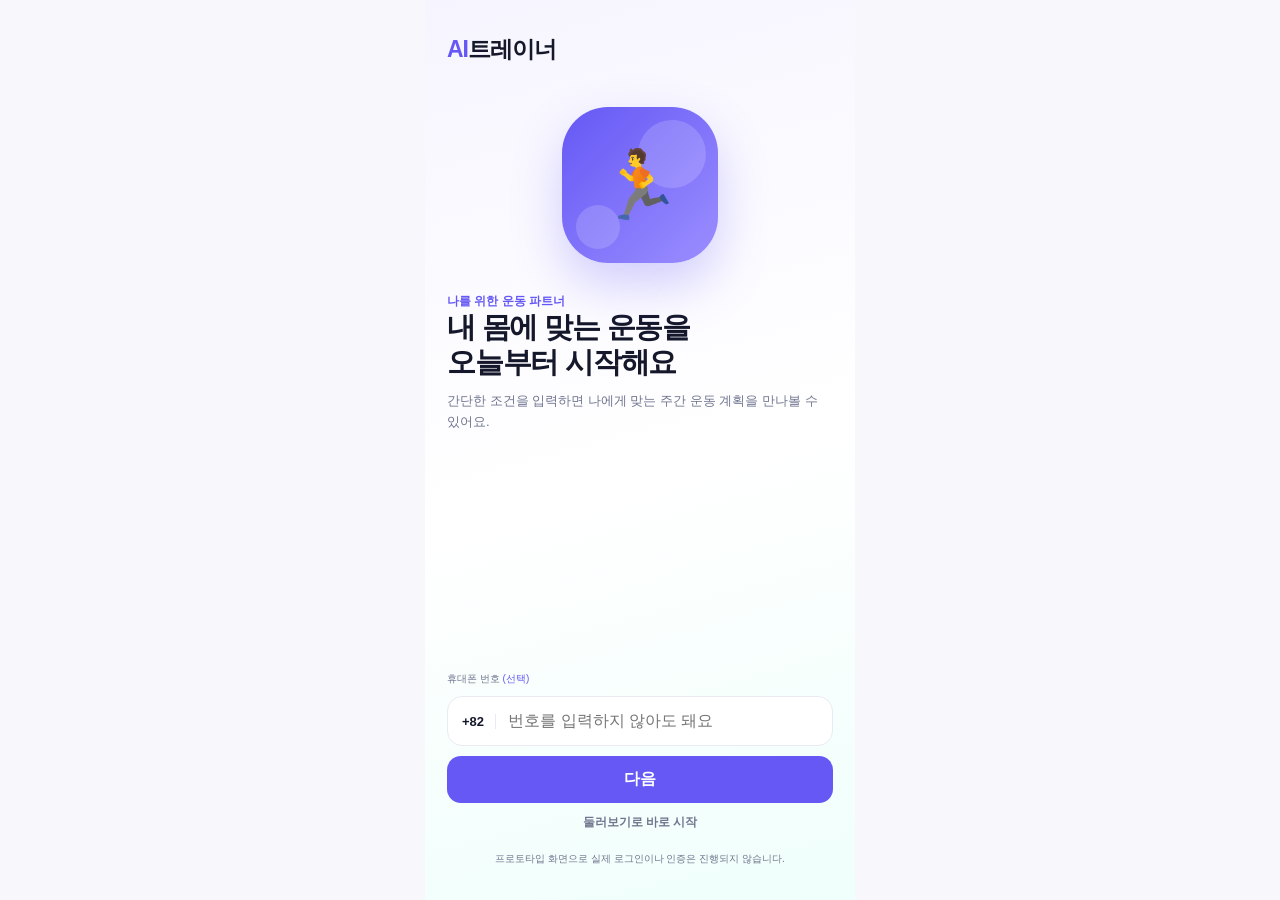
<file: versions/v0.1/index.html>
<!doctype html>
<html lang="ko">
<head>
  <meta charset="utf-8"><meta name="viewport" content="width=device-width,initial-scale=1,viewport-fit=cover">
  <meta name="theme-color" content="#f7f8ff"><title>AI트레이너</title>
  <link rel="stylesheet" href="css/style.css">
</head>
<body><main class="shell">
  <section id="loginScreen" class="login-screen" aria-label="로그인"><div class="login-brand"><b>AI</b>트레이너</div><div class="login-visual"><span>🏃</span></div><div class="login-copy"><span class="eyebrow">나를 위한 운동 파트너</span><h1>내 몸에 맞는 운동을<br>오늘부터 시작해요</h1><p>간단한 조건을 입력하면 나에게 맞는 주간 운동 계획을 만나볼 수 있어요.</p></div><div class="login-form"><label class="tiny" for="loginPhone">휴대폰 번호 <span style="color:var(--brand)">(선택)</span></label><div class="phone-field"><span>+82</span><input id="loginPhone" type="tel" inputmode="numeric" placeholder="번호를 입력하지 않아도 돼요" autocomplete="tel"></div><button id="loginNext" class="primary wide">다음</button><button id="loginSkip" class="login-skip">둘러보기로 바로 시작</button><p class="login-hint">프로토타입 화면으로 실제 로그인이나 인증은 진행되지 않습니다.</p></div></section>
  <div class="app"><header class="top"><div class="logo"><b>AI</b>트레이너</div><button class="avatar" data-go="settings">나</button></header>
    <section id="home" class="page active">
      <div class="hero"><span class="eyebrow" style="color:#dcd7ff">오늘도 한 걸음</span><h1 id="hello">안녕하세요, 운동 준비됐나요?</h1><p>내 컨디션에 맞는 오늘의 루틴을 시작해 보세요.</p><div class="hero-stats"><div class="hero-stat"><b id="heroDone">0</b><span>완료한 운동</span></div><div class="hero-stat"><b id="heroStreak">0일</b><span>연속 기록</span></div><div class="hero-stat"><b id="heroScore">0</b><span>이번 주 점수</span></div></div></div>
      <div class="section-head"><h2>맞춤 계획 만들기</h2><span>로컬 데모</span></div>
      <form id="planForm" class="card grid2"><div class="field"><label>운동 목표</label><select id="goal"><option>체력 향상</option><option>체중 감량</option><option>근력 강화</option><option>유연성 향상</option></select></div><div class="field"><label>운동 수준</label><select id="level"><option>입문</option><option>초급</option><option>중급</option></select></div><div class="field"><label>주당 횟수</label><select id="frequency"><option value="3">3회</option><option value="4">4회</option><option value="5">5회</option></select></div><div class="field"><label>1회 시간</label><select id="duration"><option value="20">20분</option><option value="30">30분</option><option value="40">40분</option></select></div><div class="field full"><label>피하고 싶은 부위 / 참고사항</label><input id="caution" placeholder="예: 무릎 부담 최소화"></div><button class="primary wide full">이번 주 계획 생성</button></form>
      <div class="section-head"><h2>이번 주 운동</h2><span id="planMeta">계획을 만들어 주세요</span></div><div id="weekDays" class="day-row"></div><div id="todayWorkout"></div>
    </section>
    <section id="plan" class="page"><div class="section-head"><h2>주간 플랜</h2><span id="planGoal">나의 목표</span></div><div id="planList"></div></section>
    <section id="progressPage" class="page"><div class="section-head"><h2>나의 성장</h2><span>기기 내 기록</span></div><div class="card"><div class="metric"><b>주간 달성률</b><span id="progressText">0%</span></div><div class="progress"><i id="progressBar" style="width:0%"></i></div><div class="grid2"><div><span class="eyebrow">총 운동</span><h2 id="totalDone">0회</h2></div><div><span class="eyebrow">누적 시간</span><h2 id="totalMinutes">0분</h2></div></div></div><div class="section-head"><h2>배지 컬렉션</h2><span>자동 해금</span></div><div class="card"><div class="badge-summary"><div><b>나의 배지 도감</b><p class="tiny">운동 기록을 쌓아 새로운 배지를 열어보세요.</p></div><div class="badge-count"><div><b id="earnedBadgeCount">0</b><span>/ 9 획득</span></div></div></div><div id="badges" class="badges"></div><button id="toggleBadges" class="secondary wide" style="margin-top:12px">전체 배지 목록 보기</button><div id="badgeDetail" class="badge-detail badges"></div></div><div class="section-head"><h2>준비 체크리스트</h2><span>오늘의 준비</span></div><div id="checklist" class="card list"></div></section>
    <section id="social" class="page"><div class="section-head"><h2>함께 성장하기</h2><span>나의 리그 · 32명</span></div><div class="card my-rank-summary"><div class="league-toggle"><div class="league-emblem">🥉</div><div class="workout-info"><span class="eyebrow">브론즈 리그</span><h3>이번 주 내 순위 <b id="myLeagueRank">27위</b></h3><p>운동을 완료하고 다음 리그로 올라가 보세요.</p></div></div><div class="progress"><i id="leagueProgress" style="width:0%"></i></div><div class="metric"><span>승급 점수 700점</span><b id="pointsToNext">700점 남음</b></div><div id="promotionStatus" class="rule-status"></div></div><div class="card"><div class="eyebrow">브론즈 리그 전체 순위 · 이번 주</div><div class="league-rules"><b>실버 리그 승급 조건</b><br>주간 순위 <b>10위 이내</b>에 들고, 동시에 활동 점수 <b>700점 이상</b>을 달성해야 합니다. 두 조건 중 하나라도 부족하면 다음 주에도 브론즈 리그에 머물러요.</div><div id="myLeagueScroll" class="league-scroll"><div id="myLeaderboard"></div></div><button id="toggleUpperLeague" class="primary wide" style="margin-top:12px">상위 리그 보기</button></div><div id="upperLeague" class="upper-league"><div class="section-head"><h2>챔피언 리그 TOP 10</h2><span>상위 리그</span></div><div class="league-note"><b>🏆 이번 주 최상위 랭킹</b><br>공개 활동 점수를 기준으로 한 데모 순위입니다. 인기 트레이너의 공개 루틴도 따라 해볼 수 있어요.</div><div class="card"><div class="eyebrow">전체 TOP 10</div><div id="upperLeaderboard"></div></div><div class="section-head"><h2>인기 트레이너 루틴</h2><span>공개 루틴</span></div><div id="creatorCard" class="card creator"></div></div><div class="section-head"><h2>비슷한 운동 친구</h2><span>로컬 매칭</span></div><div id="matchCard" class="card match"></div><p class="tiny">※ 리그, 순위, 인증 표시와 매칭은 기능 시연용 가상 데이터입니다. 실제 인물·사용자·서버·멀티플레이와 연결되지 않습니다.</p></section>
    <section id="settings" class="page"><div class="section-head"><h2>설정</h2><span>내 프로필</span></div><div class="card"><div class="field"><label>닉네임</label><input id="nickname" maxlength="12" value="운동새싹"></div><div class="setting"><div><b>운동 알림</b><div class="tiny">계획된 날 알림 받기(화면 설정 데모)</div></div><button class="switch on" data-switch><i></i></button></div><div class="setting"><div><b>안전 안내 먼저 보기</b><div class="tiny">운동 상세에서 주의사항 강조</div></div><button class="switch on" data-switch><i></i></button></div><button id="saveProfile" class="primary wide" style="margin-top:16px">프로필 저장</button></div><div class="card"><b>프로토타입 화면</b><p class="tiny">로그인 화면은 기능 시연용이며 실제 인증을 진행하지 않습니다.</p><button id="showLogin" class="secondary wide">로그인 화면 다시 보기</button></div><div class="card"><b>데이터 안내</b><p class="tiny">이 프로토타입의 입력과 완료 기록은 현재 브라우저의 localStorage에만 저장됩니다. 실제 AI 추천이나 계정 동기화는 제공하지 않습니다.</p><button id="resetData" class="secondary danger wide">데모 데이터 초기화</button></div></section>
  </div>
  <nav class="tabbar"><button class="tab active" data-page="home"><i>⌂</i>홈</button><button class="tab" data-page="plan"><i>▤</i>플랜</button><button class="tab" data-page="progressPage"><i>↗</i>성장</button><button class="tab" data-page="social"><i>♢</i>함께</button><button class="tab" data-page="settings"><i>⚙</i>설정</button></nav>
  <div id="modal" class="modal"><div class="sheet"><button class="close" id="closeModal">×</button><div class="eyebrow" id="modalDay">오늘의 운동</div><h2 id="modalTitle"></h2><p class="tiny" id="modalDesc"></p><div id="exerciseList"></div><div class="safety"><b>⚠ 안전 안내</b><br><span id="safetyText"></span></div><button id="completeWorkout" class="primary wide">운동 완료하기</button></div></div><div id="toast" class="toast"></div>
 </main>  <script src="js/app.js?v=exercise-images-1"></script>
</body></html>
</file>
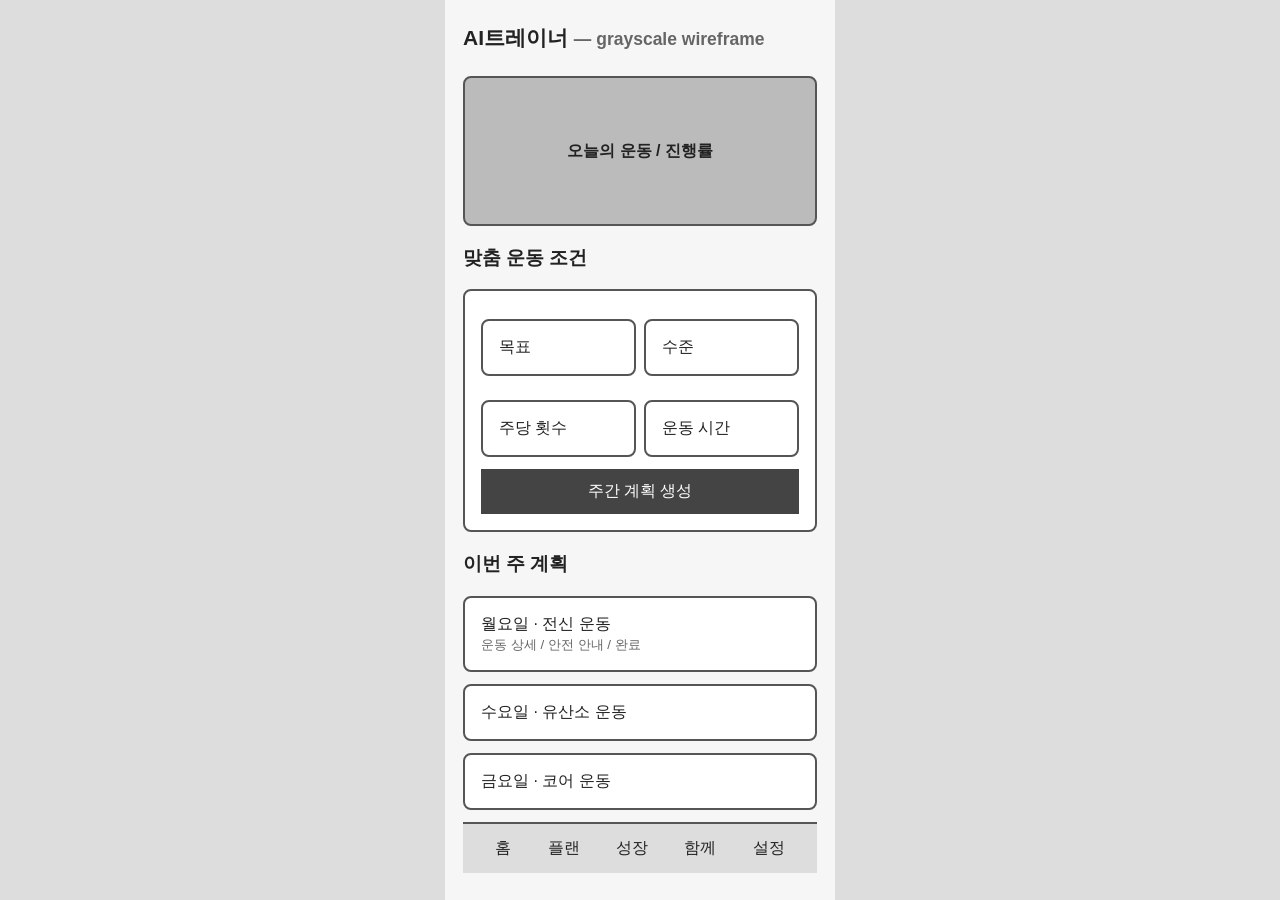
<file: wireframe.html>
<!doctype html><html lang="ko"><head><meta charset="utf-8"><meta name="viewport" content="width=device-width,initial-scale=1"><title>AI트레이너 와이어프레임</title><style>*{box-sizing:border-box}body{margin:0;background:#ddd;font-family:Arial,sans-serif;color:#222}.phone{width:min(390px,100%);min-height:100vh;margin:auto;background:#f6f6f6;padding:24px 18px}.top{font-size:21px;font-weight:bold;margin-bottom:24px}.box{border:2px solid #555;background:#fff;padding:16px;margin:12px 0;border-radius:8px}.hero{height:150px;background:#bbb;display:flex;align-items:center;justify-content:center;font-weight:bold}.row{display:flex;gap:8px}.row>*{flex:1}.btn{background:#444;color:#fff;text-align:center;padding:12px}.nav{position:sticky;bottom:0;background:#ddd;padding:14px;display:flex;justify-content:space-around;border-top:2px solid #555}small{color:#666}</style></head><body><main class="phone"><div class="top">AI트레이너 <small>— grayscale wireframe</small></div><div class="box hero">오늘의 운동 / 진행률</div><h3>맞춤 운동 조건</h3><div class="box"><div class="row"><div class="box">목표</div><div class="box">수준</div></div><div class="row"><div class="box">주당 횟수</div><div class="box">운동 시간</div></div><div class="btn">주간 계획 생성</div></div><h3>이번 주 계획</h3><div class="box">월요일 · 전신 운동<br><small>운동 상세 / 안전 안내 / 완료</small></div><div class="box">수요일 · 유산소 운동</div><div class="box">금요일 · 코어 운동</div><nav class="nav"><span>홈</span><span>플랜</span><span>성장</span><span>함께</span><span>설정</span></nav></main></body></html>
</file>
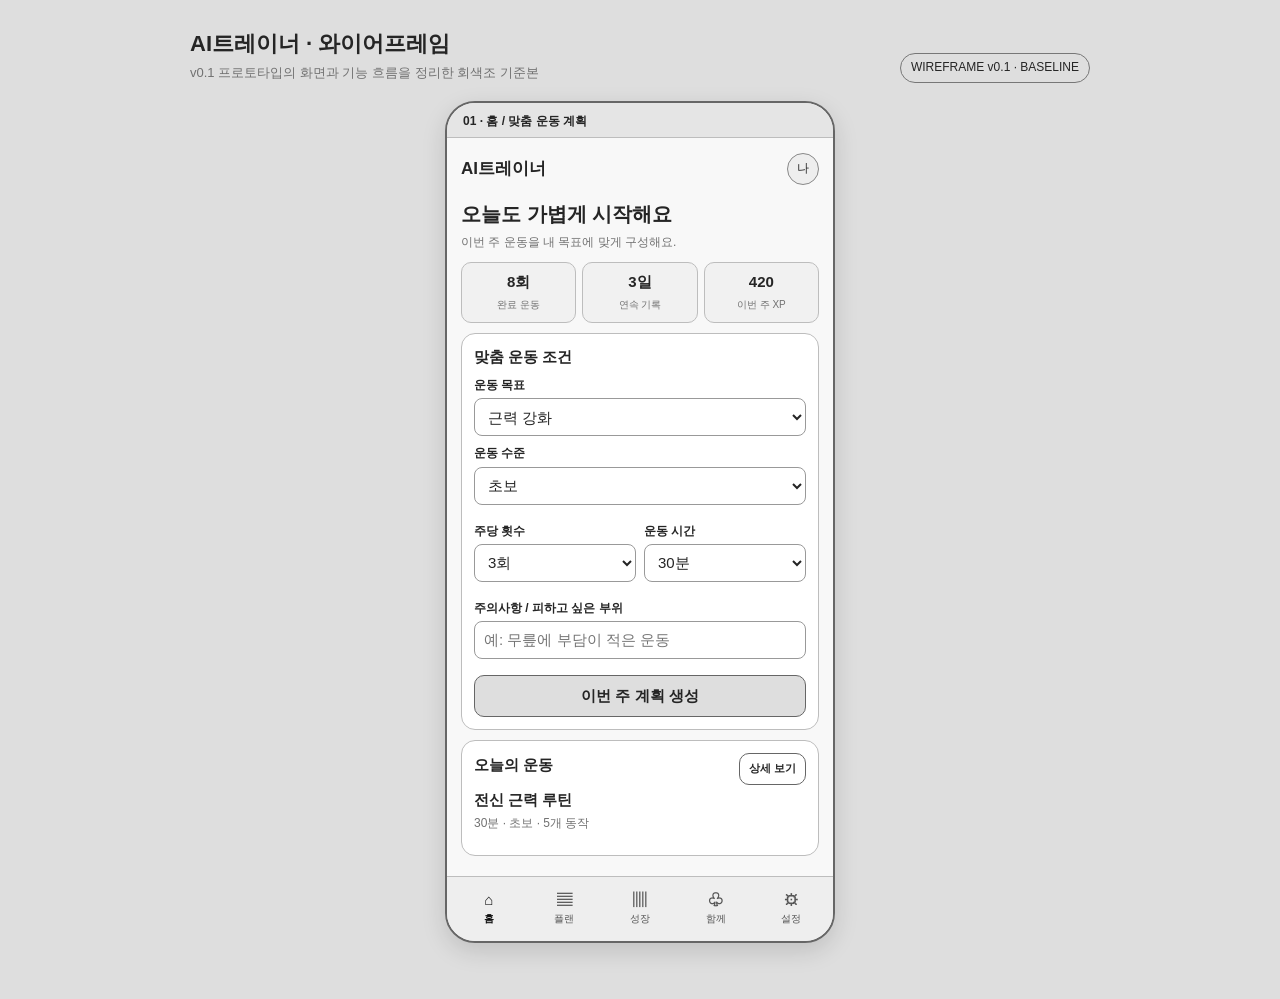
<file: wireframes/wireframe-v0.1.html>
<!doctype html>
<html lang="ko">
<head>
  <meta charset="utf-8">
  <meta name="viewport" content="width=device-width, initial-scale=1">
  <meta name="description" content="AI트레이너 v0.1 프로토타입 기반 모바일 와이어프레임">
  <title>AI트레이너 와이어프레임 v0.1</title>
  <style>
    :root { color-scheme: light; --ink:#252525; --muted:#717171; --line:#bdbdbd; --soft:#ededed; --paper:#f8f8f8; --white:#fff; }
    * { box-sizing:border-box; }
    body { margin:0; background:#dedede; color:var(--ink); font:15px/1.45 Arial,"Malgun Gothic",sans-serif; }
    button,input,select { font:inherit; color:inherit; }
    button { cursor:pointer; }
    .page { width:min(100%,1120px); margin:auto; padding:28px 20px 56px; }
    .page-head { display:flex; align-items:end; justify-content:space-between; gap:16px; margin:0 auto 18px; max-width:900px; }
    .page-head h1 { margin:0; font-size:22px; }
    .page-head p { margin:4px 0 0; color:var(--muted); font-size:13px; }
    .version { border:1px solid #777; border-radius:99px; padding:5px 10px; font-size:12px; white-space:nowrap; }
    .board { display:flex; justify-content:center; }
    .phone { display:none; width:100%; max-width:390px; min-height:700px; margin:auto; overflow:hidden; background:var(--paper); border:2px solid #666; border-radius:30px; box-shadow:0 8px 24px #0002; flex-direction:column; }
    .phone.active { display:flex; }
    .phone-label { padding:10px 16px 7px; background:#e5e5e5; border-bottom:1px solid var(--line); font-size:12px; font-weight:700; }
    .screen { flex:1; overflow:auto; padding:15px 14px 10px; }
    .topbar { display:flex; justify-content:space-between; align-items:center; margin-bottom:15px; }
    .brand { font-size:17px; font-weight:800; }
    .avatar { width:32px; height:32px; border:1px solid #888; border-radius:50%; display:grid; place-items:center; background:#eee; font-size:12px; }
    h2 { margin:0 0 5px; font-size:20px; }
    h3 { margin:0 0 9px; font-size:15px; }
    p { margin:4px 0 10px; }
    .muted { color:var(--muted); font-size:12px; }
    .card { padding:12px; margin:10px 0; border:1px solid var(--line); border-radius:14px; background:var(--white); }
    .row { display:flex; align-items:center; justify-content:space-between; gap:8px; }
    .stats { display:grid; grid-template-columns:repeat(3,1fr); gap:6px; margin:10px 0; }
    .stat { padding:8px 4px; text-align:center; border:1px solid var(--line); border-radius:10px; background:#f1f1f1; }
    .stat b { display:block; font-size:15px; }
    .stat span { font-size:10px; color:var(--muted); }
    .field { margin:9px 0; }
    .field label { display:block; margin-bottom:4px; font-size:12px; font-weight:700; }
    select,input[type=text] { width:100%; min-height:38px; padding:7px 9px; border:1px solid #999; border-radius:8px; background:#fff; }
    .chips { display:flex; flex-wrap:wrap; gap:6px; }
    .chip { padding:5px 8px; border:1px solid #999; border-radius:99px; background:#f4f4f4; font-size:11px; }
    .btn { width:100%; min-height:40px; margin-top:7px; padding:9px 12px; border:1px solid #666; border-radius:10px; background:#dedede; font-weight:700; }
    .btn.secondary { background:white; }
    .btn.small { width:auto; min-height:32px; margin:0; padding:5px 9px; font-size:11px; }
    .schedule { display:grid; gap:7px; }
    .workout { display:grid; grid-template-columns:38px 1fr auto; align-items:center; gap:8px; padding:9px; border:1px solid var(--line); border-radius:10px; background:#fff; }
    .day { width:34px; height:34px; display:grid; place-items:center; border:1px solid #aaa; border-radius:9px; background:#eee; font-size:11px; font-weight:700; }
    .workout strong { display:block; font-size:12px; }
    .workout small { color:var(--muted); font-size:10px; }
    .progress { height:9px; margin:8px 0; border:1px solid #aaa; border-radius:99px; background:#eee; overflow:hidden; }
    .progress i { display:block; width:58%; height:100%; background:#999; }
    .checklist label { display:flex; gap:8px; align-items:center; padding:6px 0; font-size:12px; }
    .badge-grid { display:grid; grid-template-columns:repeat(3,1fr); gap:7px; }
    .badge { min-height:70px; display:grid; align-content:center; justify-items:center; padding:6px; border:1px solid #aaa; border-radius:10px; background:#f1f1f1; text-align:center; font-size:10px; }
    .badge b { font-size:19px; filter:grayscale(1); }
    .rank { display:grid; grid-template-columns:28px 1fr auto; gap:7px; align-items:center; padding:7px 0; border-bottom:1px solid #ddd; font-size:11px; }
    .rank.me { font-weight:700; background:#eee; }
    .nav { display:grid; grid-template-columns:repeat(5,1fr); gap:2px; padding:8px 5px 10px; border-top:1px solid var(--line); background:#eee; }
    .nav button { padding:4px 0; border:0; background:transparent; color:#555; font-size:10px; }
    .nav button b { display:block; margin-bottom:2px; font-size:15px; }
    .nav button.active { color:#111; font-weight:800; }
    .flow { max-width:900px; margin:22px auto 0; padding:14px 16px; border:1px solid #aaa; border-radius:14px; background:#f5f5f5; }
    .flow h2 { font-size:15px; }
    .flowline { display:flex; flex-wrap:wrap; align-items:center; gap:7px; font-size:12px; }
    .flowline span { padding:5px 8px; border:1px solid #aaa; border-radius:8px; background:#fff; }
    .flowline i { color:#777; font-style:normal; }
    .flow { display:none; }
    .notice { display:none; max-width:390px; margin:0 auto 12px; padding:10px 14px; border:1px solid #777; border-radius:10px; background:#fff; font-size:13px; }
    .notice.visible { display:block; }
    @media(max-width:760px) { .page { padding:18px 12px 36px; } .page-head { max-width:390px; } }
  </style>
</head>
<body>
  <main class="page">
    <header class="page-head">
      <div><h1>AI트레이너 · 와이어프레임</h1><p>v0.1 프로토타입의 화면과 기능 흐름을 정리한 회색조 기준본</p></div>
      <span class="version">WIREFRAME v0.1 · BASELINE</span>
    </header>

    <div id="notice" class="notice" role="status" aria-live="polite"></div>
    <section class="board" aria-label="프로토타입 주요 화면">
      <article class="phone active" id="home">
        <div class="phone-label">01 · 홈 / 맞춤 운동 계획</div>
        <div class="screen">
          <div class="topbar"><span class="brand">AI트레이너</span><span class="avatar" id="home-avatar">나</span></div>
          <h2>오늘도 가볍게 시작해요</h2><p class="muted">이번 주 운동을 내 목표에 맞게 구성해요.</p>
          <div class="stats"><div class="stat"><b id="completed-count">8회</b><span>완료 운동</span></div><div class="stat"><b>3일</b><span>연속 기록</span></div><div class="stat"><b id="current-xp">420</b><span>이번 주 XP</span></div></div>
          <div class="card">
            <h3>맞춤 운동 조건</h3>
            <div class="field"><label for="goal">운동 목표</label><select id="goal"><option>근력 강화</option><option>체력 향상</option><option>체중 감량</option><option>유연성 향상</option></select></div>
            <div class="field"><label for="level">운동 수준</label><select id="level"><option>초보</option><option>중급</option><option>고급</option></select></div>
            <div class="row"><div class="field" style="width:50%"><label for="frequency">주당 횟수</label><select id="frequency"><option>3회</option><option>2회</option><option>4회</option><option>5회</option></select></div><div class="field" style="width:50%"><label for="duration">운동 시간</label><select id="duration"><option>30분</option><option>20분</option><option>45분</option><option>60분</option></select></div></div>
            <div class="field"><label>주의사항 / 피하고 싶은 부위</label><input type="text" placeholder="예: 무릎에 부담이 적은 운동"></div>
            <button class="btn" onclick="generatePlan()">이번 주 계획 생성</button>
          </div>
          <div class="card"><div class="row"><h3>오늘의 운동</h3><button class="btn small secondary" onclick="show('detail')">상세 보기</button></div><p><b>전신 근력 루틴</b><br><span class="muted">30분 · 초보 · 5개 동작</span></p></div>
        </div>
        <nav class="nav"><button class="active" onclick="show('home')"><b>⌂</b>홈</button><button onclick="show('plan')"><b>▤</b>플랜</button><button onclick="show('growth')"><b>▥</b>성장</button><button onclick="show('together')"><b>♧</b>함께</button><button onclick="show('settings')"><b>⚙</b>설정</button></nav>
      </article>

      <article class="phone" id="plan">
        <div class="phone-label">02 · 플랜 / 주간 운동 목록</div>
        <div class="screen">
          <div class="topbar"><span class="brand">이번 주 플랜</span><span class="avatar">주간</span></div>
          <p class="muted">근력 강화 · 초보 · 주 3회 · 회당 30분</p>
          <div class="progress"><i id="plan-progress-bar" style="width:66%"></i></div><p class="muted" id="plan-progress-label">이번 주 2 / 3회 완료</p>
          <div class="schedule">
            <div class="workout"><span class="day">월</span><div><strong>전신 근력 루틴</strong><small>30분 · 완료</small></div><button class="btn small secondary" onclick="show('detail')">보기</button></div>
            <div class="workout"><span class="day">수</span><div><strong>저강도 유산소</strong><small id="today-status">25분 · 오늘</small></div><button class="btn small secondary" onclick="show('detail')">보기</button></div>
            <div class="workout"><span class="day">금</span><div><strong>코어 안정화</strong><small>20분 · 예정</small></div><button class="btn small secondary" onclick="show('detail')">보기</button></div>
          </div>
          <div class="card"><h3>계획 안내</h3><p class="muted">운동 일정은 입력한 목표와 수준을 바탕으로 구성됩니다. 몸 상태에 따라 강도와 횟수를 조절하세요.</p><button class="btn secondary" onclick="show('home')">조건 수정하기</button></div>
        </div>
        <nav class="nav"><button onclick="show('home')"><b>⌂</b>홈</button><button class="active" onclick="show('plan')"><b>▤</b>플랜</button><button onclick="show('growth')"><b>▥</b>성장</button><button onclick="show('together')"><b>♧</b>함께</button><button onclick="show('settings')"><b>⚙</b>설정</button></nav>
      </article>

      <article class="phone" id="detail">
        <div class="phone-label">03 · 운동 상세 / 안전 안내 / 준비</div>
        <div class="screen">
          <div class="topbar"><button class="btn small secondary" onclick="show('plan')">← 플랜</button><span class="brand">운동 상세</span><span class="avatar">30′</span></div>
          <h2>전신 근력 루틴</h2><p class="muted">초보 · 예상 30분 · 전신</p>
          <div class="card"><h3>운동 구성</h3><div class="workout"><span class="day">01</span><div><strong>의자 스쿼트</strong><small>10회 × 3세트</small></div><span>＋</span></div><div class="workout"><span class="day">02</span><div><strong>벽 푸시업</strong><small>8회 × 3세트</small></div><span>＋</span></div><div class="workout"><span class="day">03</span><div><strong>글루트 브리지</strong><small>12회 × 3세트</small></div><span>＋</span></div><div class="workout"><span class="day">04</span><div><strong>버드독</strong><small>좌우 8회 × 2세트</small></div><span>＋</span></div></div>
          <div class="card"><h3>운동 전 준비</h3><div class="checklist"><label><input type="checkbox"> 물과 수건 준비</label><label><input type="checkbox"> 주변 공간 확인</label><label><input type="checkbox"> 가벼운 준비 운동</label></div></div>
          <div class="card"><h3>안전 안내</h3><p class="muted">통증이나 어지러움이 있으면 즉시 중단하세요. 본 안내는 일반적인 정보이며 개인별 의료 조언을 대신하지 않습니다.</p></div>
          <button class="btn" id="complete-button" onclick="completeWorkout()">운동 완료하기 · XP 받기</button>
        </div>
        <nav class="nav"><button onclick="show('home')"><b>⌂</b>홈</button><button class="active" onclick="show('plan')"><b>▤</b>플랜</button><button onclick="show('growth')"><b>▥</b>성장</button><button onclick="show('together')"><b>♧</b>함께</button><button onclick="show('settings')"><b>⚙</b>설정</button></nav>
      </article>

      <article class="phone" id="growth">
        <div class="phone-label">04 · 성장 / 기록 / 배지 / 체크리스트</div>
        <div class="screen">
          <div class="topbar"><span class="brand">나의 성장</span><span class="avatar">Lv.4</span></div>
          <h2>이번 주도 잘하고 있어요</h2><p class="muted">주간 목표를 향해 조금씩 쌓아가요.</p>
          <div class="card"><div class="row"><h3>주간 달성률</h3><b id="growth-progress-label">2 / 3회</b></div><div class="progress"><i id="growth-progress-bar" style="width:66%"></i></div><div class="stats"><div class="stat"><b id="total-workouts">8</b><span>총 운동</span></div><div class="stat"><b id="total-minutes">240분</b><span>누적 시간</span></div><div class="stat"><b id="growth-xp">420 XP</b><span>이번 주</span></div></div></div>
          <div class="card"><div class="row"><h3>배지 도감</h3><span class="muted">3 / 9 획득</span></div><div class="badge-grid"><div class="badge"><b>▧</b>첫걸음</div><div class="badge"><b>▧</b>꾸준함</div><div class="badge"><b>▧</b>3회 완료</div><div class="badge"><b>□</b>7일 연속</div><div class="badge"><b>□</b>계획 달성</div><div class="badge"><b>□</b>챌린저</div><div class="badge"><b>□</b>전신 루틴</div><div class="badge"><b>□</b>새 목표</div><div class="badge"><b>□</b>성장 중</div></div></div>
          <div class="card"><h3>운동 준비 체크</h3><div class="checklist"><label><input type="checkbox"> 물</label><label><input type="checkbox"> 수건</label><label><input type="checkbox"> 운동 공간</label></div></div>
        </div>
        <nav class="nav"><button onclick="show('home')"><b>⌂</b>홈</button><button onclick="show('plan')"><b>▤</b>플랜</button><button class="active" onclick="show('growth')"><b>▥</b>성장</button><button onclick="show('together')"><b>♧</b>함께</button><button onclick="show('settings')"><b>⚙</b>설정</button></nav>
      </article>

      <article class="phone" id="together">
        <div class="phone-label">05 · 함께 / 리그 / 공개 루틴 / 매칭</div>
        <div class="screen">
          <div class="topbar"><span class="brand">함께 운동해요</span><span class="avatar">♧</span></div>
          <div class="card"><div class="row"><h3>브론즈 리그</h3><span class="chip">이번 주</span></div><p class="muted">실버 승급선 · 10위 이내 + 700점 이상</p><div class="rank"><b>1</b><span>민지</span><span>980 XP</span></div><div class="rank"><b>2</b><span>도윤</span><span>910 XP</span></div><div class="rank"><b>3</b><span>하린</span><span>840 XP</span></div><div class="rank"><b>9</b><span>준호</span><span>720 XP</span></div><div class="rank me"><b>12</b><span>나 · 현재 순위</span><span id="league-xp">420 XP</span></div><div id="extra-ranks" hidden><div class="rank"><b>13</b><span>서윤</span><span>400 XP</span></div><div class="rank"><b>14</b><span>지호</span><span>380 XP</span></div><div class="rank"><b>15</b><span>예린</span><span>350 XP</span></div></div><p class="muted">총 32명 중 12위</p><button class="btn secondary" onclick="toggleRanks(this)">전체 순위 보기</button></div>
          <div class="card"><h3>인기 트레이너 루틴</h3><div class="workout"><span class="day">01</span><div><strong>초보 전신 20분</strong><small>저충격 · 5개 동작</small></div><button class="btn small secondary" onclick="openRoutine('초보 전신 20분')">보기</button></div><div class="workout"><span class="day">02</span><div><strong>아침 스트레칭</strong><small>유연성 · 10분</small></div><button class="btn small secondary" onclick="openRoutine('아침 스트레칭')">보기</button></div></div>
          <div class="card"><h3>나와 비슷한 운동 친구</h3><p class="muted">목표·수준이 비슷한 사용자 예시</p><div class="row"><span>운동 초보 · 주 3회</span><button class="btn small secondary" onclick="cheer(this)">응원하기</button></div></div>
        </div>
        <nav class="nav"><button onclick="show('home')"><b>⌂</b>홈</button><button onclick="show('plan')"><b>▤</b>플랜</button><button onclick="show('growth')"><b>▥</b>성장</button><button class="active" onclick="show('together')"><b>♧</b>함께</button><button onclick="show('settings')"><b>⚙</b>설정</button></nav>
      </article>

      <article class="phone" id="settings">
        <div class="phone-label">06 · 설정 / 프로필 / 데모 안내</div>
        <div class="screen">
          <div class="topbar"><span class="brand">설정</span><span class="avatar">⚙</span></div>
          <div class="card"><h3>프로필</h3><div class="field"><label for="nickname">닉네임</label><input id="nickname" type="text" value="운동하는 나"></div><button class="btn secondary" onclick="saveNickname()">닉네임 저장</button></div>
          <div class="card"><h3>알림과 안내</h3><div class="row"><span>운동 알림</span><input type="checkbox" aria-label="운동 알림"></div><div class="row"><span>안전 안내 표시</span><input type="checkbox" checked aria-label="안전 안내 표시"></div><p class="muted">토글은 시연용 UI입니다.</p></div>
          <div class="card"><h3>데모 데이터</h3><p class="muted">이 프로토타입은 로그인이나 서버 없이 현재 브라우저에 기록을 저장합니다.</p><button class="btn secondary" onclick="show('home'); announce('홈 화면으로 돌아왔어요.')">시작 화면 다시 보기</button><button class="btn secondary" onclick="resetDemo()">데모 데이터 초기화</button></div>
          <div class="card"><p class="muted">실제 생성형 AI, 계정, 서버, 실시간 사용자 데이터는 연결되어 있지 않습니다.</p></div>
        </div>
        <nav class="nav"><button onclick="show('home')"><b>⌂</b>홈</button><button onclick="show('plan')"><b>▤</b>플랜</button><button onclick="show('growth')"><b>▥</b>성장</button><button onclick="show('together')"><b>♧</b>함께</button><button class="active" onclick="show('settings')"><b>⚙</b>설정</button></nav>
      </article>
    </section>

    <section class="flow"><h2>대표 사용자 흐름</h2><div class="flowline"><span>시작 / 둘러보기</span><i>→</i><span>홈에서 조건 입력</span><i>→</i><span>주간 계획 생성</span><i>→</i><span>운동 상세·준비·안전 확인</span><i>→</i><span>완료 기록</span><i>→</i><span>성장·배지 확인</span></div><p class="muted">함께 화면의 리그·공개 루틴·매칭 데모와 설정 화면은 하단 탭에서 이어집니다.</p></section>
  </main>
  <script>
    let completed = false;
    function announce(message) {
      const notice = document.getElementById("notice");
      notice.textContent = message;
      notice.classList.add("visible");
      clearTimeout(announce.timer);
      announce.timer = setTimeout(() => notice.classList.remove("visible"), 2600);
    }
    function show(id) {
      const target = document.getElementById(id);
      if (!target) return;
      document.querySelectorAll(".phone").forEach(screen => screen.classList.toggle("active", screen === target));
      const activeTab = id === "detail" ? "plan" : id;
      document.querySelectorAll(".nav button").forEach(button => button.classList.toggle("active", button.getAttribute("onclick")?.includes(`'${activeTab}'`)));
      window.scrollTo({ top: 0, behavior: "smooth" });
    }
    function generatePlan() {
      const goal = document.getElementById("goal").value;
      const level = document.getElementById("level").value;
      const frequency = document.getElementById("frequency").value;
      const duration = document.getElementById("duration").value;
      document.querySelector("#plan .screen .muted").textContent = `${goal} · ${level} · 주 ${frequency} · 회당 ${duration}`;
      announce("입력한 조건으로 이번 주 계획을 만들었어요.");
      show("plan");
    }
    function completeWorkout() {
      if (completed) { announce("이미 완료한 운동이에요."); return; }
      completed = true;
      document.getElementById("completed-count").textContent = "9회";
      document.getElementById("current-xp").textContent = "460";
      document.getElementById("growth-xp").textContent = "460 XP";
      document.getElementById("league-xp").textContent = "460 XP";
      document.getElementById("total-workouts").textContent = "9";
      document.getElementById("total-minutes").textContent = "270분";
      document.getElementById("plan-progress-label").textContent = "이번 주 3 / 3회 완료";
      document.getElementById("growth-progress-label").textContent = "3 / 3회";
      document.getElementById("plan-progress-bar").style.width = "100%";
      document.getElementById("growth-progress-bar").style.width = "100%";
      document.getElementById("today-status").textContent = "25분 · 완료";
      document.getElementById("complete-button").textContent = "운동 완료 기록됨 ✓";
      announce("운동 완료! XP와 주간 진행률을 반영했어요.");
      show("growth");
    }
    function saveNickname() {
      const name = document.getElementById("nickname").value.trim() || "운동하는 나";
      document.getElementById("nickname").value = name;
      document.getElementById("home-avatar").textContent = name.slice(0, 1);
      announce(`${name} 닉네임을 저장했어요.`);
    }
    function toggleRanks(button) {
      const ranks = document.getElementById("extra-ranks");
      ranks.hidden = !ranks.hidden;
      button.textContent = ranks.hidden ? "전체 순위 보기" : "순위 접기";
    }
    function openRoutine(name) {
      document.querySelector("#detail h2").textContent = name;
      announce(`${name} 루틴을 열었어요.`);
      show("detail");
    }
    function cheer(button) { button.textContent = "응원 보냄 ✓"; button.disabled = true; }
    function resetDemo() {
      completed = false;
      document.getElementById("completed-count").textContent = "8회";
      document.getElementById("current-xp").textContent = "420";
      document.getElementById("growth-xp").textContent = "420 XP";
      document.getElementById("league-xp").textContent = "420 XP";
      document.getElementById("total-workouts").textContent = "8";
      document.getElementById("total-minutes").textContent = "240분";
      document.getElementById("plan-progress-label").textContent = "이번 주 2 / 3회 완료";
      document.getElementById("growth-progress-label").textContent = "2 / 3회";
      document.getElementById("plan-progress-bar").style.width = "66%";
      document.getElementById("growth-progress-bar").style.width = "66%";
      document.getElementById("today-status").textContent = "25분 · 오늘";
      document.getElementById("complete-button").textContent = "운동 완료하기 · XP 받기";
      document.getElementById("nickname").value = "운동하는 나";
      document.getElementById("home-avatar").textContent = "나";
      announce("데모 기록을 초기 상태로 되돌렸어요.");
    }
  </script>
</body>
</html>
</file>
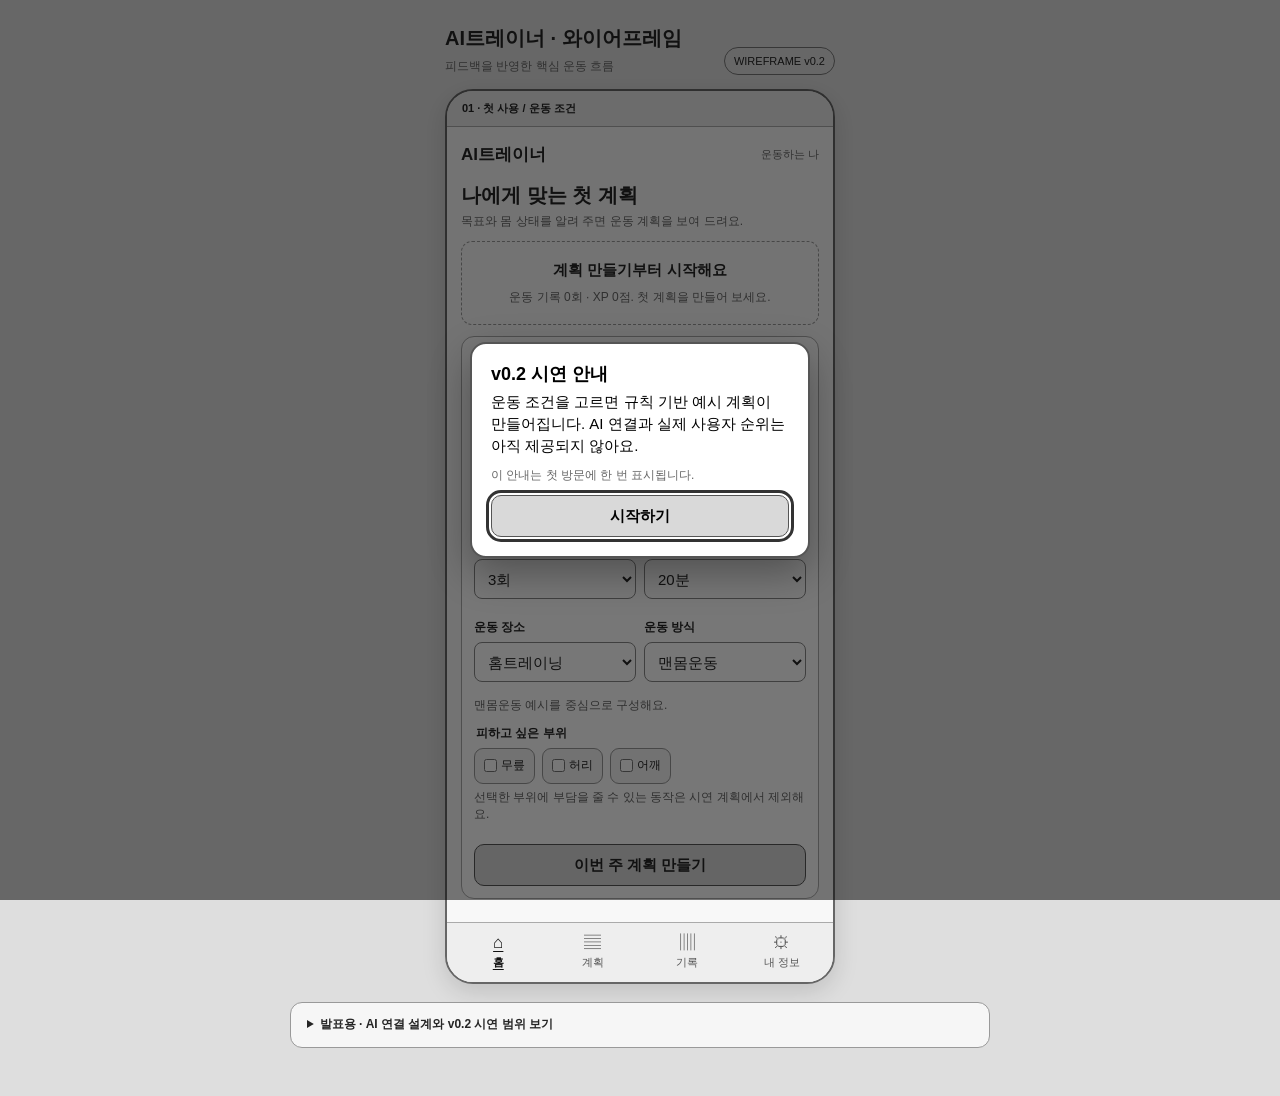
<file: wireframes/wireframe-v0.2.html>
<!doctype html>
<html lang="ko">
<head>
  <meta charset="utf-8">
  <meta name="viewport" content="width=device-width, initial-scale=1">
  <meta name="description" content="AI트레이너 v0.2 모바일 와이어프레임: 운동 조건, 안전 필터, 계획, 완료 기록">
  <title>AI트레이너 와이어프레임 v0.2</title>
  <style>
    :root { color-scheme:light; --ink:#252525; --muted:#666; --line:#aaa; --paper:#f8f8f8; --white:#fff; --shade:#e8e8e8; }
    * { box-sizing:border-box; }
    body { margin:0; background:#dedede; color:var(--ink); font:15px/1.48 Arial,"Malgun Gothic",sans-serif; }
    button,input,select { font:inherit; color:inherit; }
    button { cursor:pointer; }
    button:focus-visible,input:focus-visible,select:focus-visible,summary:focus-visible { outline:3px solid #333; outline-offset:2px; }
    .page { width:min(100%,900px); margin:auto; padding:24px 16px 48px; }
    .page-head { max-width:390px; margin:0 auto 14px; display:flex; align-items:end; justify-content:space-between; gap:10px; }
    .page-head h1 { margin:0; font-size:20px; }
    .page-head p { margin:4px 0 0; color:var(--muted); font-size:12px; }
    .version { border:1px solid #777; border-radius:99px; padding:5px 9px; font-size:11px; white-space:nowrap; }
    .notice { display:none; max-width:390px; margin:0 auto 12px; padding:10px 12px; border:1px solid #777; border-radius:10px; background:#fff; font-size:13px; }
    .notice.visible { display:block; }
    .phone { display:none; width:100%; max-width:390px; min-height:710px; margin:auto; overflow:hidden; background:var(--paper); border:2px solid #666; border-radius:28px; box-shadow:0 8px 24px #0002; flex-direction:column; }
    .phone.active { display:flex; }
    .phone-label { padding:9px 15px; background:var(--shade); border-bottom:1px solid var(--line); font-size:11px; font-weight:700; }
    .screen { flex:1; padding:15px 14px 12px; }
    .topbar { display:flex; justify-content:space-between; align-items:center; margin-bottom:16px; }
    .brand { font-size:17px; font-weight:800; }
    .top-meta { font-size:11px; color:var(--muted); }
    h2 { margin:0 0 5px; font-size:20px; line-height:1.25; }
    h3 { margin:0 0 8px; font-size:15px; }
    p { margin:5px 0 10px; }
    .muted { color:var(--muted); font-size:12px; }
    .card { margin:11px 0; padding:12px; border:1px solid var(--line); border-radius:13px; background:var(--white); }
    .card.soft { background:#f0f0f0; }
    .row { display:flex; align-items:center; justify-content:space-between; gap:8px; }
    .row.top { align-items:flex-start; }
    .field { margin:10px 0; }
    .field > label,.field > legend { display:block; margin-bottom:5px; font-size:12px; font-weight:700; }
    fieldset { border:0; padding:0; }
    select,input[type=text] { width:100%; min-height:40px; padding:8px 9px; border:1px solid #888; border-radius:8px; background:#fff; }
    .twocol { display:grid; grid-template-columns:1fr 1fr; gap:8px; }
    .choices { display:flex; flex-wrap:wrap; gap:7px; }
    .choice { display:inline-flex; align-items:center; gap:4px; min-height:36px; padding:6px 9px; border:1px solid #999; border-radius:9px; background:#f5f5f5; font-size:12px; }
    .choice:has(input:checked) { border-color:#333; background:#ddd; font-weight:700; }
    .choice input { margin:0; accent-color:#333; }
    .btn { display:block; width:100%; min-height:42px; margin-top:9px; padding:9px 12px; border:1px solid #555; border-radius:10px; background:#d9d9d9; font-weight:700; }
    .btn.secondary { background:#fff; }
    .btn.small { width:auto; min-height:34px; margin:0; padding:6px 9px; font-size:11px; }
    .btn:disabled { opacity:.55; cursor:not-allowed; }
    .tag { display:inline-block; padding:4px 7px; border:1px solid #888; border-radius:99px; background:#eee; font-size:11px; }
    .empty { padding:17px 12px; border:1px dashed #999; border-radius:11px; background:#f7f7f7; text-align:center; }
    .empty strong { display:block; margin-bottom:4px; }
    .steps { margin:8px 0 0; padding-left:19px; font-size:12px; }
    .steps li { margin:5px 0; }
    .schedule { display:grid; gap:7px; }
    .workout { display:grid; grid-template-columns:34px 1fr auto; align-items:center; gap:8px; padding:9px; border:1px solid var(--line); border-radius:10px; background:#fff; }
    .day { width:32px; height:32px; display:grid; place-items:center; border:1px solid #aaa; border-radius:8px; background:#eee; font-size:11px; font-weight:700; }
    .workout strong { display:block; font-size:12px; }
    .workout small { display:block; color:var(--muted); font-size:10px; }
    .exercise { padding:8px 0; border-bottom:1px solid #ddd; font-size:12px; }
    .exercise:last-child { border:0; }
    .safety { border-left:4px solid #555; background:#efefef; }
    .safety p { font-size:12px; }
    .stats { display:grid; grid-template-columns:repeat(2,1fr); gap:8px; }
    .stat { padding:10px; border:1px solid var(--line); border-radius:10px; background:#f1f1f1; text-align:center; }
    .stat b { display:block; font-size:20px; }
    .stat span { color:var(--muted); font-size:11px; }
    .progress { height:9px; margin:9px 0; border:1px solid #999; border-radius:99px; background:#eee; overflow:hidden; }
    .progress i { display:block; width:0; height:100%; background:#777; }
    .nav { display:grid; grid-template-columns:repeat(4,1fr); gap:2px; padding:7px 5px 9px; border-top:1px solid var(--line); background:#eee; }
    .nav button { min-height:43px; border:0; background:transparent; color:#555; font-size:11px; }
    .nav button span:first-child { display:block; font-size:17px; line-height:1.2; }
    .nav button.active { color:#111; font-weight:800; text-decoration:underline; text-underline-offset:3px; }
    .spec { max-width:700px; margin:18px auto 0; padding:13px 16px; border:1px solid #999; border-radius:12px; background:#f6f6f6; font-size:12px; }
    .spec summary { cursor:pointer; font-weight:700; }
    .spec h3 { margin:15px 0 4px; font-size:13px; }
    .spec pre { margin:5px 0; padding:9px; overflow:auto; border:1px solid #bbb; border-radius:8px; background:#fff; font:11px/1.45 Consolas,monospace; }
    dialog { width:min(340px,calc(100% - 32px)); border:2px solid #555; border-radius:16px; box-shadow:0 14px 40px #0005; padding:19px; }
    dialog::backdrop { background:#0008; }
    dialog h2 { font-size:18px; }
    @media(max-width:480px) { .page { padding:15px 10px 32px; } .page-head h1 { font-size:18px; } }
  </style>
</head>
<body>
  <main class="page">
    <header class="page-head">
      <div><h1>AI트레이너 · 와이어프레임</h1><p>피드백을 반영한 핵심 운동 흐름</p></div>
      <span class="version">WIREFRAME v0.2</span>
    </header>
    <div id="notice" class="notice" role="status" aria-live="polite"></div>

    <article class="phone active" id="home" aria-label="홈 화면">
      <div class="phone-label">01 · 첫 사용 / 운동 조건</div>
      <div class="screen">
        <div class="topbar"><span class="brand">AI트레이너</span><span class="top-meta" id="home-name">운동하는 나</span></div>
        <h2 tabindex="-1">나에게 맞는 첫 계획</h2>
        <p class="muted">목표와 몸 상태를 알려 주면 운동 계획을 보여 드려요.</p>
        <div id="home-start" class="empty"><strong>계획 만들기부터 시작해요</strong><span class="muted">운동 기록 0회 · XP 0점. 첫 계획을 만들어 보세요.</span></div>
        <div id="home-progress" class="card" hidden><div class="row"><strong>이번 주 진행</strong><span id="home-count">0회 완료</span></div><div class="progress"><i id="home-progress-bar"></i></div><p class="muted">완료 기록은 이 브라우저에 저장돼요.</p></div>
        <form id="conditions" class="card">
          <h3>운동 조건</h3>
          <div class="field"><label for="goal">운동 목표</label><select id="goal"><option>근력 강화</option><option>체력 향상</option><option>체중 감량</option><option>유연성 향상</option></select></div>
          <div class="field"><label for="level">운동 수준</label><select id="level"><option>입문</option><option>중급</option><option>상급</option></select></div>
          <div class="twocol"><div class="field"><label for="frequency">주당 횟수</label><select id="frequency"><option value="2">2회</option><option value="3" selected>3회</option><option value="4">4회</option><option value="5">5회</option></select></div><div class="field"><label for="duration">회당 시간</label><select id="duration"><option value="20" selected>20분</option><option value="30">30분</option><option value="45">45분</option></select></div></div>
          <div class="twocol"><div class="field"><label for="place">운동 장소</label><select id="place"><option>홈트레이닝</option><option>헬스장</option></select></div><div class="field"><label for="workout-type">운동 방식</label><select id="workout-type"><option>맨몸운동</option><option>기구 운동</option><option>혼합 운동</option></select></div></div>
          <p id="equipment-hint" class="muted" aria-live="polite"></p>
          <fieldset class="field"><legend>피하고 싶은 부위</legend><div class="choices"><label class="choice"><input type="checkbox" name="avoid" value="무릎">무릎</label><label class="choice"><input type="checkbox" name="avoid" value="허리">허리</label><label class="choice"><input type="checkbox" name="avoid" value="어깨">어깨</label></div><p class="muted">선택한 부위에 부담을 줄 수 있는 동작은 시연 계획에서 제외해요.</p></fieldset>
          <button class="btn" type="submit">이번 주 계획 만들기</button>
        </form>
      </div>
      <nav class="nav" aria-label="하단 메뉴"></nav>
    </article>

    <article class="phone" id="plan" aria-label="운동 계획 화면">
      <div class="phone-label">02 · 계획 결과 / 반영 근거</div>
      <div class="screen">
        <div class="topbar"><span class="brand">AI트레이너</span><span class="top-meta">이번 주 계획</span></div>
        <h2 tabindex="-1">이번 주 계획</h2>
        <div id="plan-empty" class="empty"><strong>아직 계획이 없어요</strong><span class="muted">홈에서 운동 조건을 입력해 주세요.</span><button class="btn secondary" onclick="show('home')">조건 입력하기</button></div>
        <div id="plan-result" hidden>
          <div class="card"><div class="row"><h3>계획에 반영한 조건</h3><span class="tag">규칙 기반 시연</span></div><p id="plan-summary" class="muted"></p><p id="plan-restrictions" class="muted"></p><p id="plan-exclusions" class="muted"></p></div>
          <div id="plan-review" class="card safety" hidden><h3>안전 검토가 필요해요</h3><p>선택한 조건에 맞는 시연 동작이 충분하지 않아 자동 추천을 멈췄어요. 통증·질환·재활 중이라면 전문가와 운동 범위를 상담해 주세요.</p><button class="btn secondary" onclick="show('home')">조건 다시 보기</button></div>
          <div id="plan-ready" hidden><h3>요일별 운동</h3><div id="schedule" class="schedule"></div><div class="card safety"><h3>시작 전 확인</h3><p>입문자는 가벼운 강도로 시작하세요. 통증이나 어지러움이 생기면 즉시 중단하고, 질환이나 재활 중이면 전문가와 상담하세요.</p><p class="muted">선택 부위 필터는 시연용 분류이며 개별 동작의 적합성을 보증하지 않아요.</p></div><button class="btn secondary" onclick="show('home')">조건 수정하기</button></div>
        </div>
      </div>
      <nav class="nav" aria-label="하단 메뉴"></nav>
    </article>

    <article class="phone" id="detail" aria-label="운동 상세 화면">
      <div class="phone-label">03 · 운동 상세 / 항상 보이는 안전 안내</div>
      <div class="screen">
        <div class="topbar"><span class="brand">AI트레이너</span><button class="btn small secondary" onclick="show('plan')">← 계획</button></div>
        <h2 tabindex="-1" id="detail-title">오늘의 운동</h2>
        <p id="detail-summary" class="muted"></p>
        <div class="card"><h3>운동 구성</h3><div id="exercise-list"></div></div>
        <div class="card"><h3>운동 전 준비</h3><p class="muted">물·수건 준비 → 주변 공간 확인 → 가벼운 준비 운동</p></div>
        <div class="card safety"><h3>안전 안내 · 항상 표시</h3><p>통증이나 어지러움이 생기면 즉시 중단하세요. 질환이 있거나 재활 중이면 운동 전 전문가와 상담하세요. 입문자는 무리하지 않고 가벼운 강도와 1세트부터 시작하세요.</p><p class="muted">이 계획은 의료적 진단이나 처방을 대신하지 않습니다.</p></div>
        <button class="btn" id="complete-button" onclick="completeWorkout()">운동 완료 기록하기</button>
      </div>
      <nav class="nav" aria-label="하단 메뉴"></nav>
    </article>

    <article class="phone" id="record" aria-label="운동 기록 화면">
      <div class="phone-label">04 · 첫 기록 / 진행 상태</div>
      <div class="screen">
        <div class="topbar"><span class="brand">AI트레이너</span><span class="top-meta">내 기록</span></div>
        <h2 tabindex="-1">운동 기록</h2>
        <div id="record-empty" class="empty"><strong>아직 완료한 운동이 없어요</strong><span class="muted">첫 운동을 완료하면 진행 상황이 여기에 나타나요.</span><button class="btn secondary" onclick="show('home')">계획 만들기</button></div>
        <div id="record-result" hidden><p class="muted">첫 운동부터 차근차근 쌓아가요.</p><div class="stats"><div class="stat"><b id="record-count">0</b><span>완료 운동</span></div><div class="stat"><b id="record-xp">0</b><span>획득 XP</span></div></div><div class="card"><div class="row"><h3>이번 주 목표</h3><b id="record-ratio">0 / 3회</b></div><div class="progress"><i id="record-progress-bar"></i></div><p class="muted" id="record-message"></p></div></div>
      </div>
      <nav class="nav" aria-label="하단 메뉴"></nav>
    </article>

    <article class="phone" id="profile" aria-label="내 정보 화면">
      <div class="phone-label">05 · 닉네임 / 시연 데이터</div>
      <div class="screen">
        <div class="topbar"><span class="brand">AI트레이너</span><span class="top-meta">내 정보</span></div>
        <h2 tabindex="-1">내 정보</h2>
        <form id="nickname-form" class="card"><h3>닉네임</h3><div class="field"><label for="nickname">화면에 표시할 이름</label><input id="nickname" type="text" maxlength="20" autocomplete="nickname" value="운동하는 나"></div><button class="btn secondary" type="submit">닉네임 저장</button></form>
        <div class="card"><h3>시연 안내</h3><p class="muted">이 와이어프레임의 계획은 규칙 기반으로 동작하고 기록은 현재 브라우저에 저장돼요.</p><button class="btn secondary" onclick="openIntro()">처음 안내 다시 보기</button><button class="btn secondary" onclick="resetDemo()">시연 데이터 초기화</button></div>
        <div class="card soft"><h3>다음 단계 후보</h3><p class="muted">리그·배지·공개 루틴·친구 매칭은 핵심 운동 흐름을 다듬은 뒤 검토해요.</p></div>
      </div>
      <nav class="nav" aria-label="하단 메뉴"></nav>
    </article>

    <details class="spec"><summary>발표용 · AI 연결 설계와 v0.2 시연 범위 보기</summary>
      <h3>연결 흐름</h3><p>모바일 화면 → 서버 또는 프록시 → LLM → 금기 부위 필터·강도 상한 검사 → 주간 계획. AI 응답이 실패하거나 안전 검사를 통과하지 못하면 검증된 규칙 계획으로 전환합니다. 정적 페이지에는 API 키를 넣지 않습니다.</p>
      <h3>입력과 프롬프트 예시</h3><pre>입력: {goal, level, sessionsPerWeek, minutesPerSession, place, workoutType, avoidAreas}
지시: 장소와 운동 방식에 맞는 도구를 고려하고 초보자의 강도는 낮게 유지한다. avoidAreas에 부담을 줄 수 있는 동작은 제외한다. 통증·질환은 전문가 상담을 안내한다. 정해진 JSON 형식으로만 답한다.</pre>
      <h3>기대 출력 형식</h3><pre>{"source":"ai","summary":"...","days":[{"day":"월","title":"...","minutes":20,"exercises":[{"name":"...","sets":1}]}],"excludedMoves":["..."],"safetyNotes":["..."]}</pre>
      <p>현재 파일은 서버와 AI가 연결되지 않은 클릭형 와이어프레임입니다. 선택한 부위가 계획과 제외 동작에 반영되는 흐름을 규칙 기반으로 시연합니다.</p>
    </details>
  </main>

  <dialog id="demo-dialog" aria-labelledby="demo-title"><h2 id="demo-title">v0.2 시연 안내</h2><p>운동 조건을 고르면 규칙 기반 예시 계획이 만들어집니다. AI 연결과 실제 사용자 순위는 아직 제공되지 않아요.</p><p class="muted">이 안내는 첫 방문에 한 번 표시됩니다.</p><button class="btn" id="intro-close">시작하기</button></dialog>
  <script>
    const key = "ai-trainer-wireframe-v02";
    const introKey = "ai-trainer-wireframe-v02-intro-seen";
    const daysByFrequency = {2:["화","목"],3:["월","수","금"],4:["월","화","목","금"],5:["월","화","수","목","금"]};
    const catalog = [
      {name:"복식 호흡", dose:"1분 × 2회", areas:[], intensity:1},
      {name:"손목 가볍게 풀기", dose:"좌우 20초", areas:[], intensity:1},
      {name:"천천히 걷기", dose:"5분", areas:["무릎"], intensity:1},
      {name:"벽 푸시업", dose:"8회 × 1세트", areas:["어깨"], intensity:1},
      {name:"글루트 브리지", dose:"8회 × 1세트", areas:["허리"], intensity:1},
      {name:"앉아서 옆구리 늘리기", dose:"좌우 20초", areas:["허리","어깨"], intensity:1},
      {name:"의자 스쿼트", dose:"8회 × 2세트", areas:["무릎"], intensity:2},
      {name:"버드독", dose:"좌우 6회", areas:["허리","어깨"], intensity:2},
      {name:"밴드 당기기", dose:"8회 × 1세트 · 밴드", areas:["어깨","허리"], intensity:1, equipment:true, place:"홈트레이닝"},
      {name:"덤벨 컬", dose:"8회 × 1세트 · 가벼운 덤벨", areas:["어깨"], intensity:1, equipment:true, place:"홈트레이닝"},
      {name:"밴드 발목 움직임", dose:"좌우 8회 · 밴드", areas:["무릎"], intensity:1, equipment:true, place:"홈트레이닝"},
      {name:"시티드 로우", dose:"8회 × 1세트 · 로우 머신", areas:["어깨","허리"], intensity:1, equipment:true, place:"헬스장"},
      {name:"레그 익스텐션", dose:"8회 × 1세트 · 운동 기구", areas:["무릎"], intensity:1, equipment:true, place:"헬스장"},
      {name:"케이블 컬", dose:"8회 × 1세트 · 케이블", areas:["어깨"], intensity:1, equipment:true, place:"헬스장"}
    ];
    const priority = {
      "근력 강화":["벽 푸시업","글루트 브리지","의자 스쿼트","버드독","천천히 걷기"],
      "체력 향상":["천천히 걷기","의자 스쿼트","벽 푸시업","글루트 브리지"],
      "체중 감량":["천천히 걷기","의자 스쿼트","글루트 브리지","벽 푸시업"],
      "유연성 향상":["앉아서 옆구리 늘리기","천천히 걷기","글루트 브리지","벽 푸시업"]
    };
    const fresh = () => ({nickname:"운동하는 나", goal:"근력 강화", level:"입문", frequency:3, duration:20, place:"홈트레이닝", workoutType:"맨몸운동", avoid:[], plan:null, completed:0, totalCompleted:0, xp:0});
    function readState() { try { return {...fresh(),...JSON.parse(localStorage.getItem(key) || "{}")} } catch { return fresh(); } }
    let state = readState();
    function save() { try { localStorage.setItem(key,JSON.stringify(state)); } catch {} }
    function announce(message) { const el=document.getElementById("notice"); el.textContent=message; el.classList.add("visible"); clearTimeout(announce.timer); announce.timer=setTimeout(()=>el.classList.remove("visible"),3300); }
    function show(id) { const target=document.getElementById(id); if (!target?.classList.contains("phone")) return; document.querySelectorAll(".phone").forEach(el=>el.classList.toggle("active",el===target)); const tab=id==="detail"?"plan":id; document.querySelectorAll(".nav button").forEach(el=>{const active=el.dataset.target===tab; el.classList.toggle("active",active); if(active) el.setAttribute("aria-current","page"); else el.removeAttribute("aria-current");}); window.scrollTo(0,0); target.querySelector("h2")?.focus({preventScroll:true}); }
    function makeNav() { const items=[["home","⌂","홈"],["plan","▤","계획"],["record","▥","기록"],["profile","⚙","내 정보"]]; document.querySelectorAll(".nav").forEach(nav=>{nav.innerHTML=items.map(([id,icon,label])=>`<button type="button" data-target="${id}" aria-label="${label}" onclick="show('${id}')"><span aria-hidden="true">${icon}</span><span>${label}</span></button>`).join("");}); }
    function updateEquipmentHint() { const place=document.getElementById("place").value; const type=document.getElementById("workout-type").value; document.getElementById("equipment-hint").textContent=type==="맨몸운동"?"맨몸운동 예시를 중심으로 구성해요.":place==="홈트레이닝"?"홈트레이닝의 기구·혼합 운동은 덤벨이나 밴드 등 소도구를 사용하는 예시예요.":"헬스장 기구를 사용하는 예시예요. 사용할 기구와 운동 적합성을 확인해 주세요."; }
    function renderForm() { document.getElementById("goal").value=state.goal; document.getElementById("level").value=state.level; document.getElementById("frequency").value=String(state.frequency); document.getElementById("duration").value=String(state.duration); document.getElementById("place").value=state.place; document.getElementById("workout-type").value=state.workoutType; updateEquipmentHint(); document.querySelectorAll('input[name="avoid"]').forEach(el=>el.checked=state.avoid.includes(el.value)); document.getElementById("nickname").value=state.nickname; }
    function makePlan() {
      const avoid=state.avoid;
      const excluded=catalog.filter(item=>item.areas.some(area=>avoid.includes(area))).map(item=>item.name);
      if(avoid.length>=2) return {status:"review",excluded,exercises:[]};
      const cap=state.level==="입문"?1:state.level==="중급"?2:3;
      const available=catalog.filter(item=>item.intensity<=cap && !item.areas.some(area=>avoid.includes(area)));
      const body=(priority[state.goal]||[]).map(name=>available.find(item=>item.name===name)).filter(Boolean);
      const equipment=available.filter(item=>item.equipment && item.place===state.place);
      if(state.workoutType!=="맨몸운동" && !equipment.length) return {status:"review",excluded,exercises:[]};
      const chosen=state.workoutType==="맨몸운동"?body:state.workoutType==="기구 운동"?equipment:[body[0],equipment[0],...body.slice(1),...equipment.slice(1)];
      const exercises=[...chosen,...available.filter(item=>["복식 호흡","손목 가볍게 풀기"].includes(item.name))].filter(Boolean).filter((item,index,array)=>array.findIndex(other=>other.name===item.name)===index).slice(0,4);
      if(exercises.length<3) return {status:"review",excluded,exercises:[]};
      return {status:"ready",excluded,exercises};
    }
    function generatePlan(event) { event.preventDefault(); state.goal=document.getElementById("goal").value; state.level=document.getElementById("level").value; state.frequency=Number(document.getElementById("frequency").value); state.duration=Number(document.getElementById("duration").value); state.place=document.getElementById("place").value; state.workoutType=document.getElementById("workout-type").value; state.avoid=[...document.querySelectorAll('input[name="avoid"]:checked')].map(el=>el.value); state.plan=makePlan(); state.completed=0; save(); render(); show("plan"); announce(state.plan.status==="ready"?"장소와 방식, 피할 부위를 계획에 반영했어요.":"안전을 위해 자동 추천을 보류했어요."); }
    function render() {
      document.getElementById("home-name").textContent=state.nickname;
      const hasPlan=!!state.plan;
      document.getElementById("home-start").hidden=state.plan?.status==="ready";
      document.getElementById("home-progress").hidden=state.plan?.status!=="ready";
      document.getElementById("home-count").textContent=`${state.completed} / ${state.frequency}회 완료`;
      document.getElementById("home-progress-bar").style.width=`${Math.min(100,100*state.completed/state.frequency)}%`;
      document.getElementById("plan-empty").hidden=hasPlan;
      document.getElementById("plan-result").hidden=!hasPlan;
      if(hasPlan) {
        document.getElementById("plan-summary").textContent=`${state.goal} · ${state.level} · ${state.place} · ${state.workoutType} · 주 ${state.frequency}회 · 회당 ${state.duration}분`;
        document.getElementById("plan-restrictions").textContent=`피할 부위: ${state.avoid.length?state.avoid.join(", "):"선택 없음"}`;
        document.getElementById("plan-exclusions").textContent=`계획에서 제외한 동작: ${state.plan.excluded.length?state.plan.excluded.join(", "):"없음"}`;
        const ready=state.plan.status==="ready";
        document.getElementById("plan-ready").hidden=!ready;
        document.getElementById("plan-review").hidden=ready;
        if(ready) {
          const schedule=document.getElementById("schedule"); schedule.replaceChildren();
          daysByFrequency[state.frequency].forEach((day,index)=>{const row=document.createElement("div"); row.className="workout"; const dayEl=document.createElement("span"); dayEl.className="day"; dayEl.textContent=day; const body=document.createElement("div"); const name=document.createElement("strong"); name.textContent=`${state.goal} · ${index+1}일차`; const meta=document.createElement("small"); meta.textContent=`${state.duration}분 · ${index<state.completed?"완료":"예정"}`; body.append(name,meta); const btn=document.createElement("button"); btn.className="btn small secondary"; btn.textContent="상세"; btn.setAttribute("aria-label",`${day}요일 운동 상세`); btn.addEventListener("click",()=>showDetail(index)); row.append(dayEl,body,btn); schedule.append(row);});
        }
      }
      const hasRecord=state.totalCompleted>0;
      document.getElementById("record-empty").hidden=hasRecord;
      document.getElementById("record-result").hidden=!hasRecord;
      document.getElementById("record-count").textContent=String(state.totalCompleted);
      document.getElementById("record-xp").textContent=String(state.xp);
      document.getElementById("record-ratio").textContent=`${state.completed} / ${state.frequency}회`;
      document.getElementById("record-progress-bar").style.width=`${Math.min(100,100*state.completed/state.frequency)}%`;
      document.getElementById("record-message").textContent=state.completed>=state.frequency?"이번 주 목표를 달성했어요.":"다음 운동을 완료하면 이번 주 진행률이 올라가요.";
    }
    let detailIndex=0;
    function showDetail(index) { if(state.plan?.status!=="ready") return; detailIndex=index; document.getElementById("detail-title").textContent=`${state.goal} · ${index+1}일차`; document.getElementById("detail-summary").textContent=`${daysByFrequency[state.frequency][index]}요일 · ${state.duration}분 · ${state.level}`; const list=document.getElementById("exercise-list"); list.replaceChildren(); state.plan.exercises.forEach(item=>{const row=document.createElement("div");row.className="exercise";row.textContent=`${item.name} · ${item.dose}`;list.append(row);}); const button=document.getElementById("complete-button"); button.disabled=index<state.completed || index>state.completed; button.textContent=index<state.completed?"완료 기록됨":index>state.completed?"앞선 운동 완료 후 기록 가능":"운동 완료 기록하기"; show("detail"); }
    function completeWorkout() { if(state.plan?.status!=="ready" || detailIndex!==state.completed || state.completed>=state.frequency) return; state.completed++; state.totalCompleted++; state.xp+=40; save(); render(); show("record"); announce("운동 완료! 기록과 진행률을 반영했어요."); }
    function saveNickname(event) { event.preventDefault(); state.nickname=document.getElementById("nickname").value.trim().slice(0,20)||"운동하는 나"; save(); render(); renderForm(); announce("닉네임을 저장했어요."); }
    function resetDemo() { if(!window.confirm("v0.2 시연 기록과 조건을 초기화할까요?")) return; state=fresh(); save(); renderForm(); render(); show("home"); announce("시연 데이터를 초기화했어요."); }
    function openIntro() { document.getElementById("demo-dialog").showModal(); }
    document.getElementById("conditions").addEventListener("submit",generatePlan);
    document.getElementById("place").addEventListener("change",updateEquipmentHint);
    document.getElementById("workout-type").addEventListener("change",updateEquipmentHint);
    document.getElementById("nickname-form").addEventListener("submit",saveNickname);
    document.getElementById("intro-close").addEventListener("click",()=>{document.getElementById("demo-dialog").close(); try{localStorage.setItem(introKey,"1");}catch{}});
    makeNav(); renderForm(); render(); show("home");
    try { if(!localStorage.getItem(introKey)) openIntro(); } catch { openIntro(); }
  </script>
</body>
</html>
</file>
<file: versions/v0.1/css/style.css>
:root{--ink:#15182b;--muted:#70758f;--line:#e9eaf3;--brand:#6558f5;--brand2:#8b7cff;--mint:#25c7a0;--orange:#ff9f54;--bg:#eef0f8;--card:#fff;--shadow:0 20px 65px rgba(38,35,81,.16)}*{box-sizing:border-box}body{margin:0;background:var(--bg);font-family:Inter,Pretendard,-apple-system,BlinkMacSystemFont,"Segoe UI",sans-serif;color:var(--ink)}button,input,select{font:inherit}button{cursor:pointer}.shell{width:min(100%,430px);height:min(900px,calc(100vh - 40px));margin:20px auto;background:#f8f8fc;border:10px solid #191a22;border-radius:42px;box-shadow:var(--shadow);overflow:hidden;position:relative}.app{height:100%;overflow:auto;padding:22px 18px 100px;scrollbar-width:none}.app::-webkit-scrollbar{display:none}.top{display:flex;justify-content:space-between;align-items:center;margin-bottom:22px;position:sticky;top:-22px;padding:20px 0 8px;background:linear-gradient(#f8f8fc 75%,transparent);z-index:5}.logo{font-size:21px;font-weight:900;letter-spacing:-1px}.logo b{color:var(--brand)}.avatar{width:38px;height:38px;border-radius:13px;border:0;background:#e8e5ff;color:var(--brand);font-weight:900}.eyebrow{color:var(--brand);font-size:12px;font-weight:800}.hero{background:linear-gradient(135deg,#6357f4,#9183ff);color:white;border-radius:26px;padding:22px;margin-bottom:16px;box-shadow:0 14px 35px rgba(101,88,245,.27)}.hero h1{font-size:25px;line-height:1.22;margin:7px 0}.hero p{font-size:13px;opacity:.86;margin:0 0 18px}.hero-stats{display:flex;gap:10px}.hero-stat{background:rgba(255,255,255,.15);padding:10px 12px;border-radius:14px;flex:1}.hero-stat b{display:block;font-size:18px}.hero-stat span{font-size:10px;opacity:.8}.section-head{display:flex;justify-content:space-between;align-items:end;margin:22px 2px 12px}.section-head h2{font-size:18px;margin:0}.section-head span,.link{font-size:12px;color:var(--brand);font-weight:800}.card{background:var(--card);border:1px solid var(--line);border-radius:22px;padding:17px;margin-bottom:12px}.grid2{display:grid;grid-template-columns:1fr 1fr;gap:10px}.field{display:flex;flex-direction:column;gap:6px}.field label{font-size:11px;color:var(--muted);font-weight:700}.field input,.field select{width:100%;border:1px solid var(--line);border-radius:13px;background:#f9f9fd;padding:12px;color:var(--ink);outline:none}.field input:focus,.field select:focus{border-color:var(--brand)}.full{grid-column:1/-1}.primary,.secondary{border:0;border-radius:14px;padding:13px 16px;font-weight:800}.primary{background:var(--brand);color:#fff}.secondary{background:#eeecff;color:var(--brand)}.wide{width:100%}.notice{font-size:11px;color:var(--muted);line-height:1.5;background:#f0efff;padding:10px 12px;border-radius:12px;margin:12px 0}.day-row{display:flex;gap:8px;overflow:auto;padding-bottom:3px}.day{border:0;min-width:46px;background:#f0f0f6;border-radius:15px;padding:9px 4px;color:var(--muted)}.day b,.day span{display:block}.day b{font-size:11px}.day span{font-size:15px;font-weight:900;margin-top:3px}.day.active{background:var(--brand);color:#fff}.workout{display:flex;align-items:center;gap:13px}.workout-icon{width:50px;height:50px;border-radius:16px;background:#e9fff8;display:grid;place-items:center;font-size:24px}.workout-info{flex:1}.workout-info h3{margin:0 0 4px;font-size:15px}.workout-info p{margin:0;color:var(--muted);font-size:11px}.pill{font-size:10px;font-weight:800;color:#119a78;background:#e4fbf5;padding:6px 8px;border-radius:10px}.progress{height:8px;background:#eeeeF5;border-radius:99px;overflow:hidden;margin:12px 0}.progress i{display:block;height:100%;background:linear-gradient(90deg,var(--brand),var(--mint));border-radius:99px}.metric{display:flex;justify-content:space-between;font-size:12px}.metric span{color:var(--muted)}.list{display:flex;flex-direction:column;gap:8px}.check{display:flex;align-items:center;gap:10px;padding:12px;border-radius:14px;background:#f8f8fc;font-size:13px}.check input{accent-color:var(--brand);width:18px;height:18px}.rank{display:flex;align-items:center;gap:11px;padding:10px 0;border-bottom:1px solid var(--line)}.rank:last-child{border:0}.rank-num{width:27px;font-weight:900;color:var(--muted)}.rank .person{flex:1}.rank .person b{display:block;font-size:13px}.rank .person span{font-size:10px;color:var(--muted)}.rank.me{background:#f1efff;margin:0 -8px;padding:11px 8px;border-radius:13px}.badges{display:grid;grid-template-columns:repeat(3,1fr);gap:8px}.badge{text-align:center;background:#f8f8fc;border-radius:16px;padding:13px 5px}.badge .emoji{font-size:25px;filter:grayscale(1);opacity:.35}.badge.earned .emoji{filter:none;opacity:1}.badge b{display:block;font-size:10px;margin-top:5px}.match{background:linear-gradient(135deg,#fff0e7,#fff);border-color:#ffe0ca}.match-top{display:flex;align-items:center;gap:12px}.match-photo{width:54px;height:54px;border-radius:18px;background:#ffd4b4;display:grid;place-items:center;font-size:25px}.tabbar{position:absolute;bottom:0;left:0;right:0;height:76px;background:rgba(255,255,255,.96);border-top:1px solid var(--line);display:flex;z-index:10;padding:7px 8px 12px}.tab{flex:1;border:0;background:none;color:#999daf;font-size:10px;font-weight:700}.tab i{display:block;font-style:normal;font-size:19px;margin-bottom:3px}.tab.active{color:var(--brand)}.page{display:none}.page.active{display:block}.modal{position:absolute;inset:0;background:rgba(21,24,43,.52);z-index:20;display:none;align-items:end}.modal.open{display:flex}.sheet{background:#fff;width:100%;max-height:88%;overflow:auto;border-radius:28px 28px 0 0;padding:22px}.sheet h2{margin:0 0 5px}.close{float:right;border:0;background:#f0f0f5;border-radius:10px;width:34px;height:34px}.exercise{padding:13px 0;border-bottom:1px solid var(--line)}.exercise b{font-size:14px}.exercise p{color:var(--muted);font-size:11px;margin:4px 0}.safety{background:#fff5eb;border-radius:15px;padding:13px;font-size:11px;line-height:1.5;margin:14px 0}.toast{position:absolute;left:50%;bottom:90px;transform:translateX(-50%) translateY(20px);background:#202235;color:#fff;padding:10px 16px;border-radius:13px;font-size:12px;opacity:0;pointer-events:none;transition:.25s;z-index:30;white-space:nowrap}.toast.show{opacity:1;transform:translateX(-50%) translateY(0)}.setting{display:flex;justify-content:space-between;align-items:center;padding:14px 0;border-bottom:1px solid var(--line)}.switch{width:44px;height:25px;border:0;border-radius:99px;background:#d8d9e1;padding:3px}.switch i{display:block;width:19px;height:19px;background:#fff;border-radius:50%;transition:.2s}.switch.on{background:var(--brand)}.switch.on i{transform:translateX(19px)}.tiny{font-size:10px;color:var(--muted);line-height:1.5}.danger{color:#e05757;background:#fff0f0}.empty{text-align:center;color:var(--muted);font-size:12px;padding:20px}
    .login-screen{position:absolute;inset:0;z-index:50;background:linear-gradient(165deg,#f6f5ff 0%,#fff 52%,#effffb 100%);padding:34px 22px;display:flex;flex-direction:column;overflow:auto}.login-screen.hidden{display:none}.login-brand{font-size:23px;font-weight:900;letter-spacing:-1px}.login-brand b{color:var(--brand)}.login-visual{margin:42px auto 28px;width:156px;height:156px;border-radius:46px;background:linear-gradient(135deg,#6558f5,#9b8eff);display:grid;place-items:center;box-shadow:0 22px 50px rgba(101,88,245,.28);position:relative}.login-visual:before,.login-visual:after{content:'';position:absolute;border-radius:50%;background:rgba(255,255,255,.16)}.login-visual:before{width:68px;height:68px;top:13px;right:12px}.login-visual:after{width:44px;height:44px;bottom:14px;left:14px}.login-visual span{font-size:67px;z-index:1}.login-copy h1{font-size:29px;line-height:1.2;letter-spacing:-1.2px;margin:0 0 10px}.login-copy p{font-size:13px;line-height:1.65;color:var(--muted);margin:0}.login-form{margin-top:auto;padding-top:30px}.phone-field{display:flex;align-items:center;border:1px solid var(--line);background:#fff;border-radius:15px;padding:0 14px;margin:10px 0}.phone-field span{font-size:13px;font-weight:800;padding-right:11px;border-right:1px solid var(--line)}.phone-field input{border:0;outline:0;width:100%;padding:15px 12px;background:transparent}.login-hint{text-align:center;font-size:10px;color:var(--muted);margin:10px 0 0}.login-skip{border:0;background:transparent;color:var(--muted);font-size:12px;font-weight:700;padding:11px;width:100%}
    @media(max-width:520px){body{background:#f8f8fc}.shell{width:100%;height:100dvh;margin:0;border:0;border-radius:0;box-shadow:none}.app{padding-top:max(20px,env(safe-area-inset-top));padding-bottom:calc(95px + env(safe-area-inset-bottom))}.tabbar{height:calc(76px + env(safe-area-inset-bottom));padding-bottom:calc(12px + env(safe-area-inset-bottom))}.modal{position:fixed}.login-screen{position:fixed;padding-top:max(30px,env(safe-area-inset-top));padding-bottom:max(24px,env(safe-area-inset-bottom))}}

.badge-summary{display:flex;align-items:center;justify-content:space-between}.badge-count{width:64px;height:64px;border-radius:20px;background:#eeecff;color:var(--brand);display:grid;place-items:center;text-align:center}.badge-count b{display:block;font-size:21px;line-height:1}.badge-count span{font-size:9px}.badge-detail{display:none;margin-top:12px}.badge-detail.open{display:grid}.badge-detail .badge{min-height:112px}.badge small{display:block;font-size:9px;color:var(--muted);line-height:1.3;margin-top:4px}.rank.medal .rank-num{font-size:18px}.verified{color:var(--brand);font-size:9px}.league-note{background:#f0efff;border-radius:14px;padding:12px;font-size:11px;color:var(--muted);line-height:1.5;margin-bottom:12px}.creator{background:linear-gradient(145deg,#231f4e,#6255e9);color:#fff;border:0;overflow:hidden;position:relative}.creator:after{content:'★';position:absolute;right:-8px;top:-24px;font-size:110px;color:rgba(255,255,255,.07)}.creator .eyebrow{color:#cfc9ff}.creator .workout-info p{color:#d9d6f5}.creator .match-photo{background:#fff0d9}.routine-preview{display:none;background:rgba(255,255,255,.12);border-radius:14px;padding:12px;margin-top:13px;font-size:11px;line-height:1.7}.routine-preview.open{display:block}.creator-actions{display:flex;gap:8px;margin-top:13px}.creator-actions button{flex:1}.creator .secondary{background:#fff;color:var(--brand)}

body{background:#f8f8fc;min-height:100dvh}.shell{width:100%;max-width:430px;height:100dvh;margin:0 auto;border:0;border-radius:0;box-shadow:none}.upper-league{display:none}.upper-league.open{display:block}.league-toggle{display:flex;align-items:center;justify-content:space-between;gap:12px}.league-emblem{width:54px;height:54px;border-radius:18px;background:linear-gradient(135deg,#c8914d,#f0c987);display:grid;place-items:center;font-size:25px;flex:none}.my-rank-summary{background:linear-gradient(135deg,#fff8ec,#fff);border-color:#f1dfc6}

.league-rules{margin:12px 0 4px;padding:12px 13px;border-radius:14px;background:#f2f3f7;color:#5f6478;font-size:12px;line-height:1.55}.league-rules b{color:var(--ink)}.league-scroll{max-height:370px;overflow-y:auto;overscroll-behavior:contain;scrollbar-width:thin;scrollbar-color:#cfd1dc transparent;padding-right:3px}.league-scroll::-webkit-scrollbar{width:5px}.league-scroll::-webkit-scrollbar-thumb{background:#cfd1dc;border-radius:99px}.promotion-cut{display:flex;align-items:center;gap:8px;margin:3px 0;padding:8px 4px;color:#bd671d;font-size:10px;font-weight:900}.promotion-cut:before,.promotion-cut:after{content:'';height:2px;flex:1;background:#f3b36e;border-radius:99px}.promotion-cut span{white-space:nowrap}.promotion-cut small{display:block;color:#8a6b50;font-size:8px;font-weight:700;text-align:center}.rank[data-me="true"]{position:relative}.rank[data-me="true"]:after{content:'현재 위치';position:absolute;right:5px;top:2px;font-size:8px;color:var(--brand);font-weight:800}.rule-status{margin-top:9px;font-size:11px;color:#70758f;line-height:1.45}.rule-status.ready{color:#119a78;font-weight:800}


/* Exercise-specific instructional illustrations */
.exercise-illustration{display:block;width:100%;max-width:320px;max-height:220px;object-fit:contain;margin:12px auto;border-radius:16px;background:#f5f4ff}
</file>
